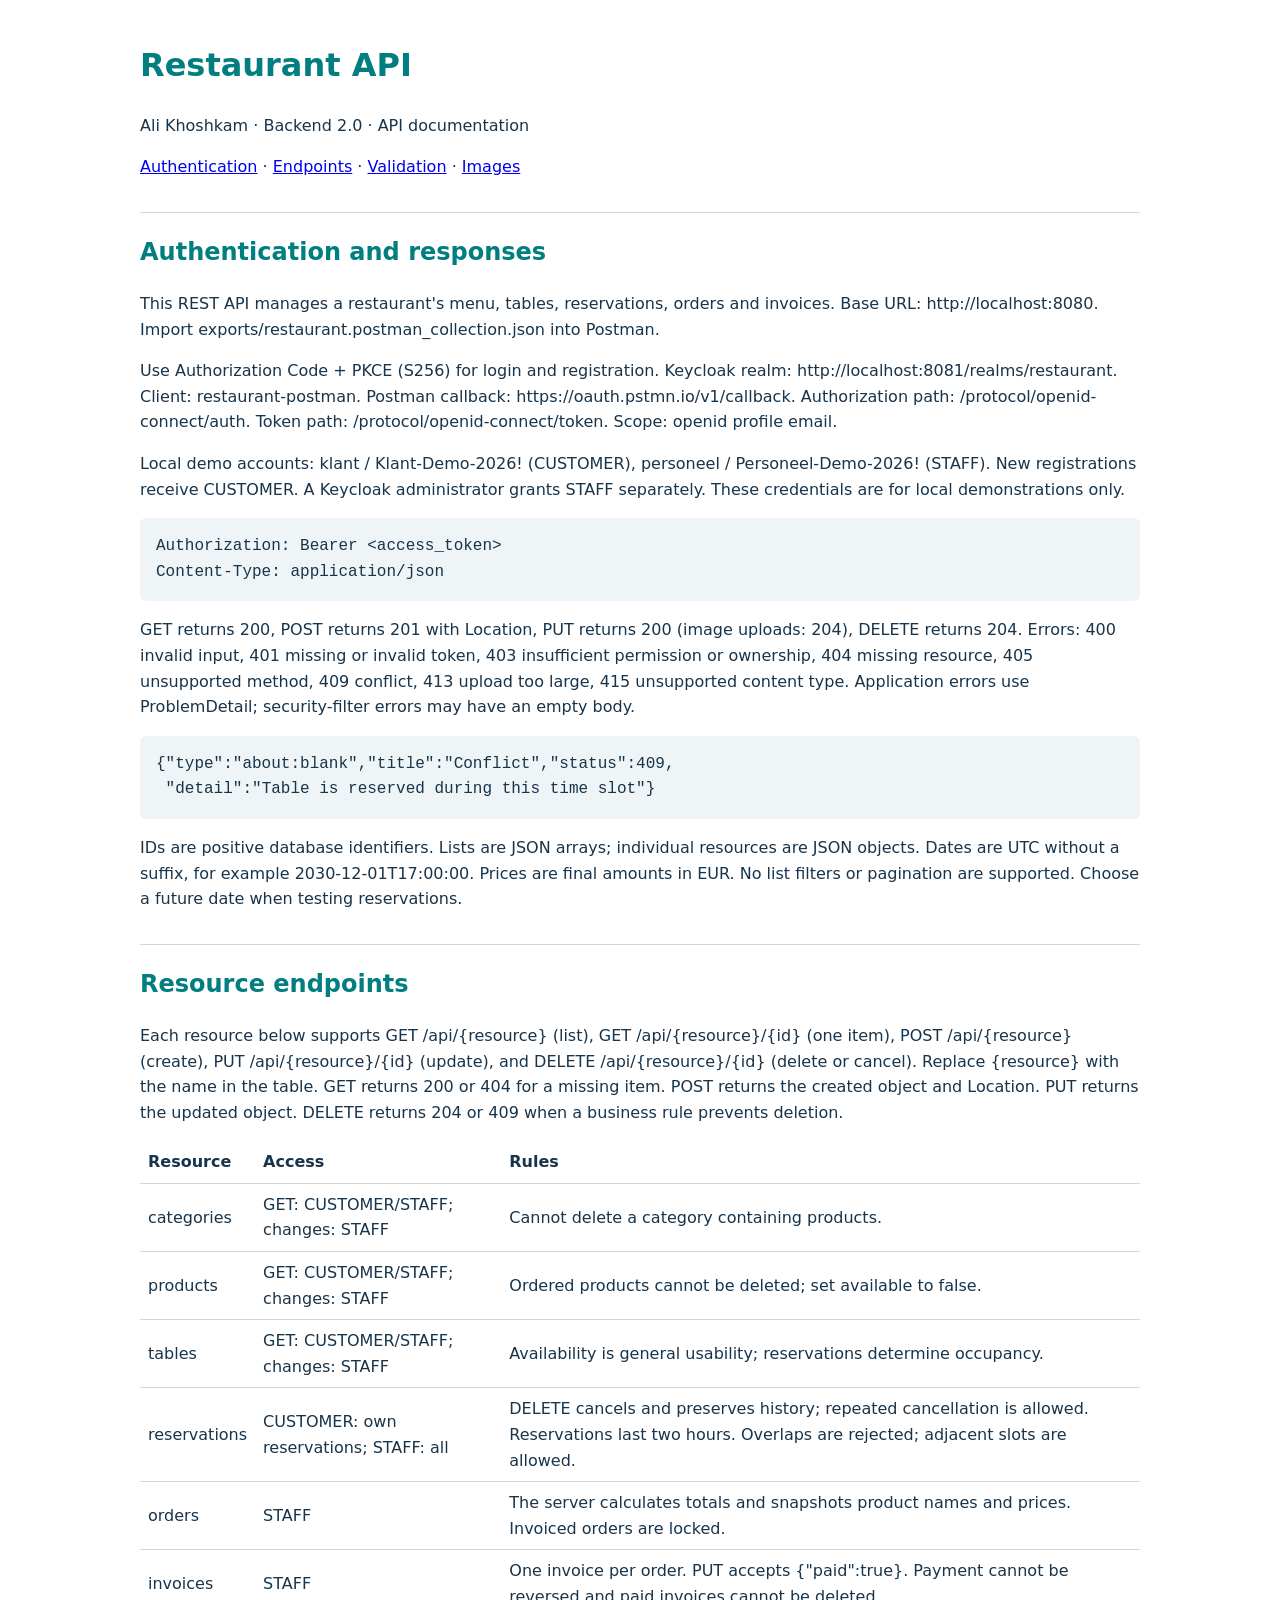
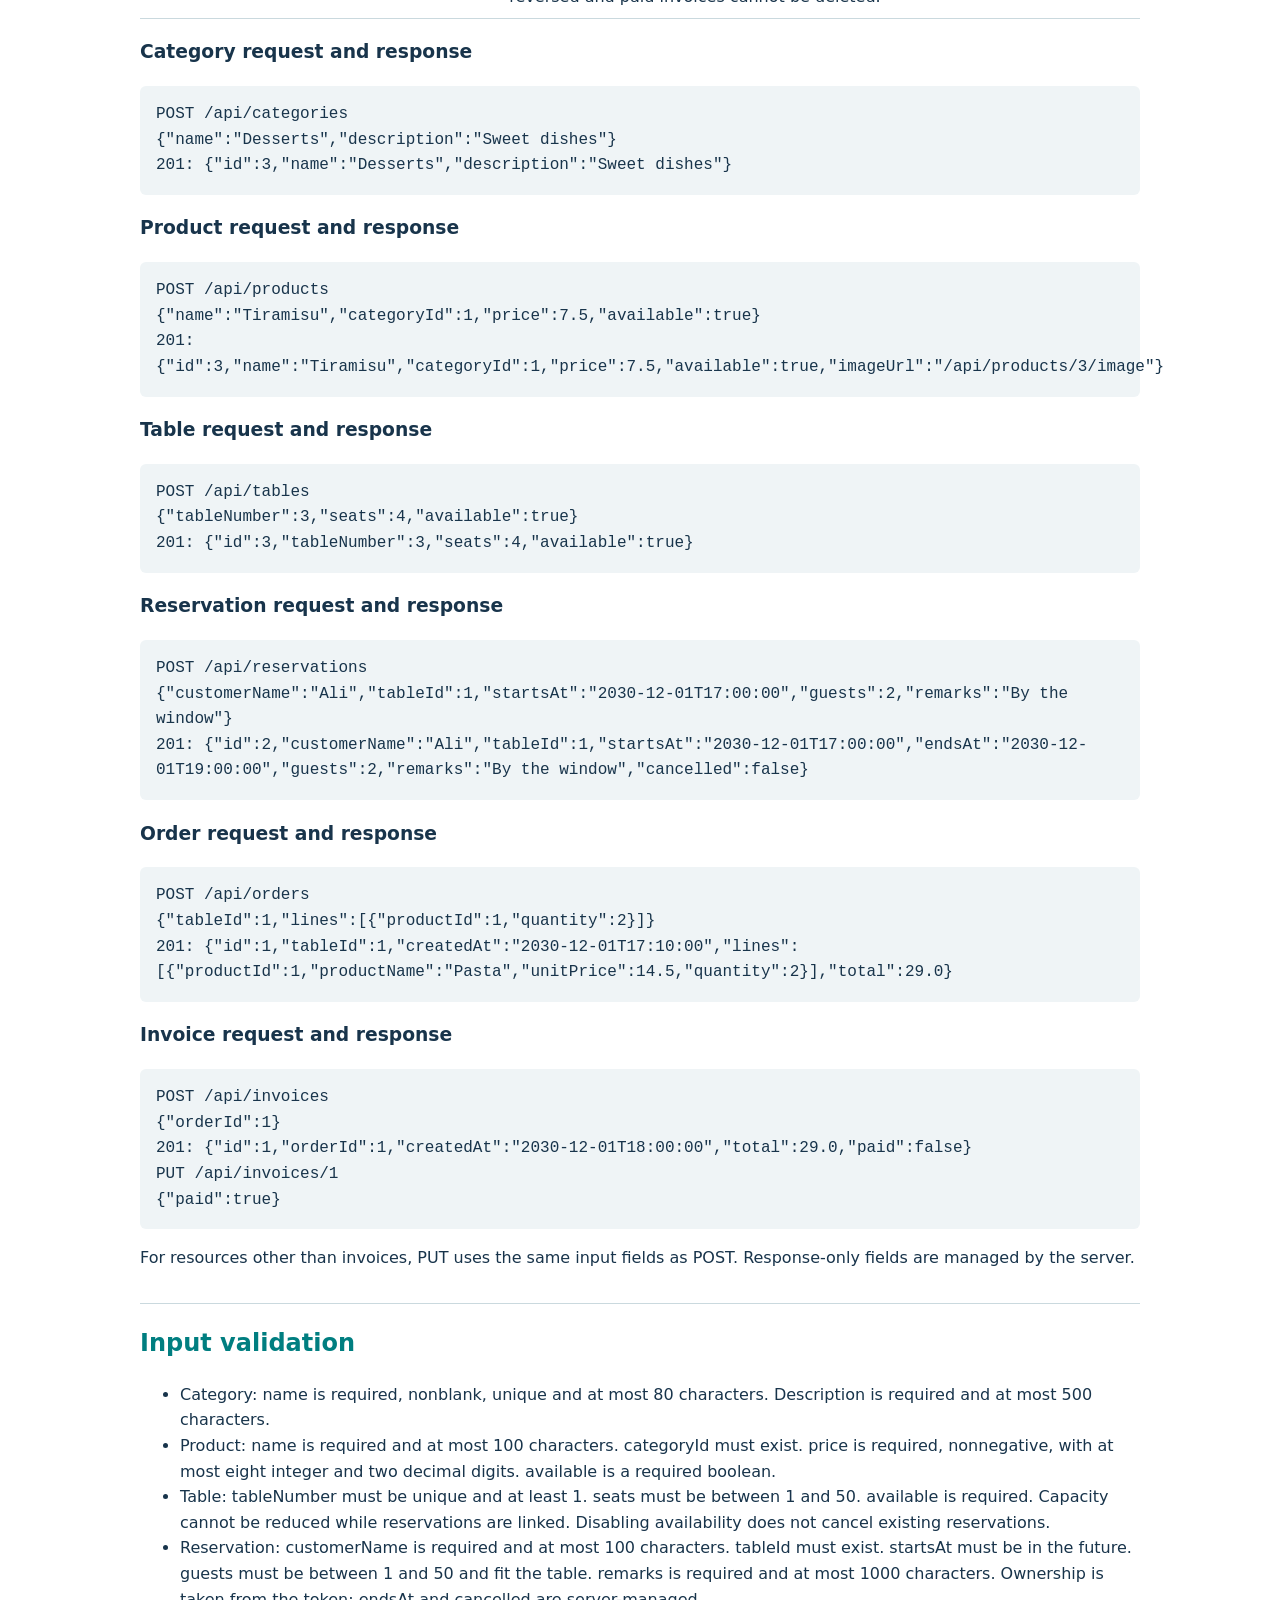
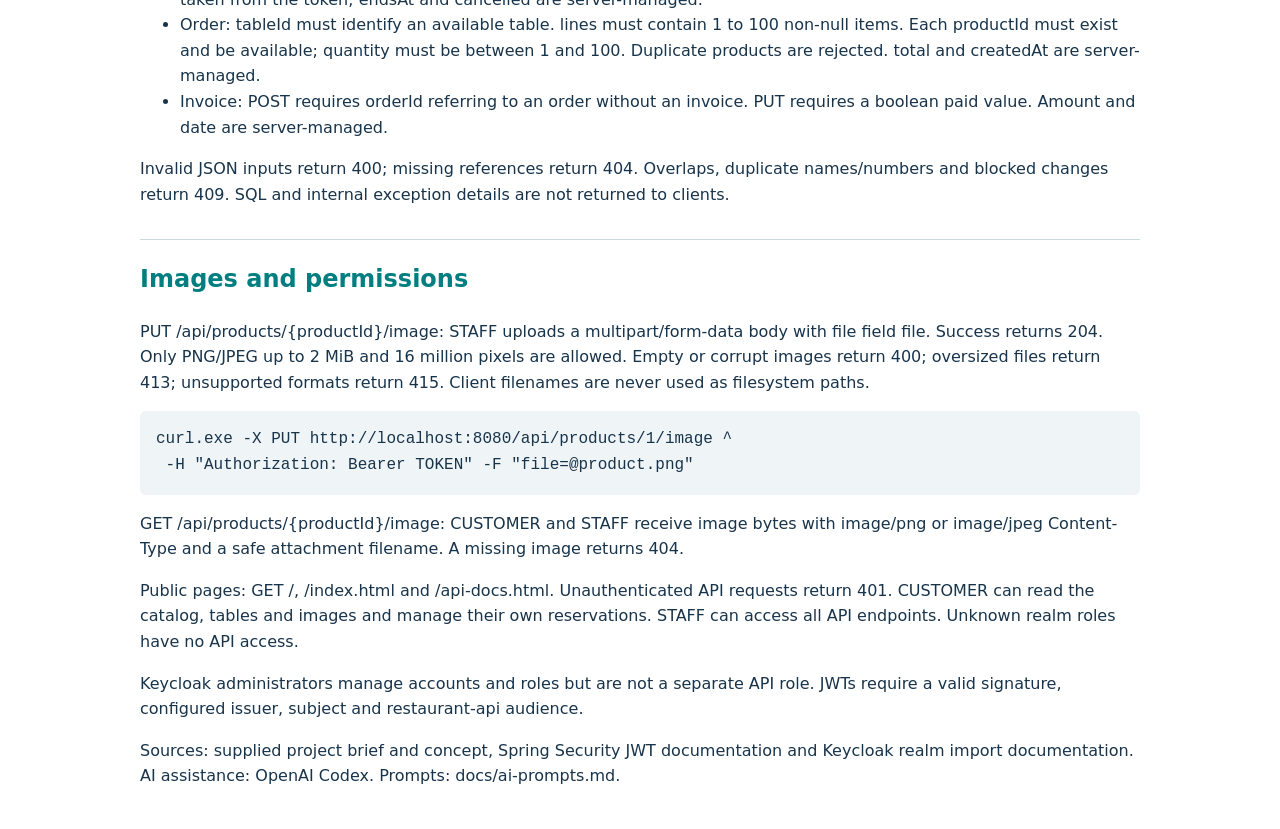
<file: src/main/resources/static/api-docs.html>
<!doctype html>
<html lang="en">
<head>
<meta charset="utf-8">
<meta name="viewport" content="width=device-width, initial-scale=1">
<title>Restaurant API documentation</title>
<style>body{font:16px/1.6 system-ui;max-width:1000px;margin:40px auto;padding:0 24px;color:#18344b}h1,h2{color:#007e80}section{border-top:1px solid #cad9de;margin-top:32px}pre{white-space:pre-wrap;background:#eff4f6;padding:16px;border-radius:6px}td,th{padding:8px;text-align:left;border-bottom:1px solid #cad9de}table{border-collapse:collapse;width:100%}</style>
</head>
<body>
<h1>Restaurant API</h1>
<p>Ali Khoshkam · Backend 2.0 · API documentation</p>
<nav><a href="#authentication">Authentication</a> · <a href="#endpoints">Endpoints</a> · <a href="#validation">Validation</a> · <a href="#images">Images</a></nav>
<section id="authentication"><h2>Authentication and responses</h2>
<p>This REST API manages a restaurant's menu, tables, reservations, orders and invoices. Base URL: http://localhost:8080. Import exports/restaurant.postman_collection.json into Postman.</p>
<p>Use Authorization Code + PKCE (S256) for login and registration. Keycloak realm: http://localhost:8081/realms/restaurant. Client: restaurant-postman. Postman callback: https://oauth.pstmn.io/v1/callback. Authorization path: /protocol/openid-connect/auth. Token path: /protocol/openid-connect/token. Scope: openid profile email.</p>
<p>Local demo accounts: klant / Klant-Demo-2026! (CUSTOMER), personeel / Personeel-Demo-2026! (STAFF). New registrations receive CUSTOMER. A Keycloak administrator grants STAFF separately. These credentials are for local demonstrations only.</p>
<pre>Authorization: Bearer &lt;access_token&gt;
Content-Type: application/json</pre>
<p>GET returns 200, POST returns 201 with Location, PUT returns 200 (image uploads: 204), DELETE returns 204. Errors: 400 invalid input, 401 missing or invalid token, 403 insufficient permission or ownership, 404 missing resource, 405 unsupported method, 409 conflict, 413 upload too large, 415 unsupported content type. Application errors use ProblemDetail; security-filter errors may have an empty body.</p>
<pre>{"type":"about:blank","title":"Conflict","status":409,
 "detail":"Table is reserved during this time slot"}</pre>
<p>IDs are positive database identifiers. Lists are JSON arrays; individual resources are JSON objects. Dates are UTC without a suffix, for example 2030-12-01T17:00:00. Prices are final amounts in EUR. No list filters or pagination are supported. Choose a future date when testing reservations.</p></section>
<section id="endpoints"><h2>Resource endpoints</h2>
<p>Each resource below supports GET /api/{resource} (list), GET /api/{resource}/{id} (one item), POST /api/{resource} (create), PUT /api/{resource}/{id} (update), and DELETE /api/{resource}/{id} (delete or cancel). Replace {resource} with the name in the table. GET returns 200 or 404 for a missing item. POST returns the created object and Location. PUT returns the updated object. DELETE returns 204 or 409 when a business rule prevents deletion.</p>
<table><thead><tr><th>Resource</th><th>Access</th><th>Rules</th></tr></thead><tbody>
<tr><td>categories</td><td>GET: CUSTOMER/STAFF; changes: STAFF</td><td>Cannot delete a category containing products.</td></tr>
<tr><td>products</td><td>GET: CUSTOMER/STAFF; changes: STAFF</td><td>Ordered products cannot be deleted; set available to false.</td></tr>
<tr><td>tables</td><td>GET: CUSTOMER/STAFF; changes: STAFF</td><td>Availability is general usability; reservations determine occupancy.</td></tr>
<tr><td>reservations</td><td>CUSTOMER: own reservations; STAFF: all</td><td>DELETE cancels and preserves history; repeated cancellation is allowed. Reservations last two hours. Overlaps are rejected; adjacent slots are allowed.</td></tr>
<tr><td>orders</td><td>STAFF</td><td>The server calculates totals and snapshots product names and prices. Invoiced orders are locked.</td></tr>
<tr><td>invoices</td><td>STAFF</td><td>One invoice per order. PUT accepts {"paid":true}. Payment cannot be reversed and paid invoices cannot be deleted.</td></tr>
</tbody></table>
<h3>Category request and response</h3>
<pre>POST /api/categories
{"name":"Desserts","description":"Sweet dishes"}
201: {"id":3,"name":"Desserts","description":"Sweet dishes"}</pre>
<h3>Product request and response</h3>
<pre>POST /api/products
{"name":"Tiramisu","categoryId":1,"price":7.5,"available":true}
201: {"id":3,"name":"Tiramisu","categoryId":1,"price":7.5,"available":true,"imageUrl":"/api/products/3/image"}</pre>
<h3>Table request and response</h3>
<pre>POST /api/tables
{"tableNumber":3,"seats":4,"available":true}
201: {"id":3,"tableNumber":3,"seats":4,"available":true}</pre>
<h3>Reservation request and response</h3>
<pre>POST /api/reservations
{"customerName":"Ali","tableId":1,"startsAt":"2030-12-01T17:00:00","guests":2,"remarks":"By the window"}
201: {"id":2,"customerName":"Ali","tableId":1,"startsAt":"2030-12-01T17:00:00","endsAt":"2030-12-01T19:00:00","guests":2,"remarks":"By the window","cancelled":false}</pre>
<h3>Order request and response</h3>
<pre>POST /api/orders
{"tableId":1,"lines":[{"productId":1,"quantity":2}]}
201: {"id":1,"tableId":1,"createdAt":"2030-12-01T17:10:00","lines":[{"productId":1,"productName":"Pasta","unitPrice":14.5,"quantity":2}],"total":29.0}</pre>
<h3>Invoice request and response</h3>
<pre>POST /api/invoices
{"orderId":1}
201: {"id":1,"orderId":1,"createdAt":"2030-12-01T18:00:00","total":29.0,"paid":false}
PUT /api/invoices/1
{"paid":true}</pre>
<p>For resources other than invoices, PUT uses the same input fields as POST. Response-only fields are managed by the server.</p></section>
<section id="validation"><h2>Input validation</h2>
<ul>
<li>Category: name is required, nonblank, unique and at most 80 characters. Description is required and at most 500 characters.</li>
<li>Product: name is required and at most 100 characters. categoryId must exist. price is required, nonnegative, with at most eight integer and two decimal digits. available is a required boolean.</li>
<li>Table: tableNumber must be unique and at least 1. seats must be between 1 and 50. available is required. Capacity cannot be reduced while reservations are linked. Disabling availability does not cancel existing reservations.</li>
<li>Reservation: customerName is required and at most 100 characters. tableId must exist. startsAt must be in the future. guests must be between 1 and 50 and fit the table. remarks is required and at most 1000 characters. Ownership is taken from the token; endsAt and cancelled are server-managed.</li>
<li>Order: tableId must identify an available table. lines must contain 1 to 100 non-null items. Each productId must exist and be available; quantity must be between 1 and 100. Duplicate products are rejected. total and createdAt are server-managed.</li>
<li>Invoice: POST requires orderId referring to an order without an invoice. PUT requires a boolean paid value. Amount and date are server-managed.</li>
</ul>
<p>Invalid JSON inputs return 400; missing references return 404. Overlaps, duplicate names/numbers and blocked changes return 409. SQL and internal exception details are not returned to clients.</p></section>
<section id="images"><h2>Images and permissions</h2>
<p>PUT /api/products/{productId}/image: STAFF uploads a multipart/form-data body with file field file. Success returns 204. Only PNG/JPEG up to 2 MiB and 16 million pixels are allowed. Empty or corrupt images return 400; oversized files return 413; unsupported formats return 415. Client filenames are never used as filesystem paths.</p>
<pre>curl.exe -X PUT http://localhost:8080/api/products/1/image ^
 -H "Authorization: Bearer TOKEN" -F "file=@product.png"</pre>
<p>GET /api/products/{productId}/image: CUSTOMER and STAFF receive image bytes with image/png or image/jpeg Content-Type and a safe attachment filename. A missing image returns 404.</p>
<p>Public pages: GET /, /index.html and /api-docs.html. Unauthenticated API requests return 401. CUSTOMER can read the catalog, tables and images and manage their own reservations. STAFF can access all API endpoints. Unknown realm roles have no API access.</p>
<p>Keycloak administrators manage accounts and roles but are not a separate API role. JWTs require a valid signature, configured issuer, subject and restaurant-api audience.</p>
<p>Sources: supplied project brief and concept, Spring Security JWT documentation and Keycloak realm import documentation. AI assistance: OpenAI Codex. Prompts: docs/ai-prompts.md.</p></section>
</body></html>
</file>
